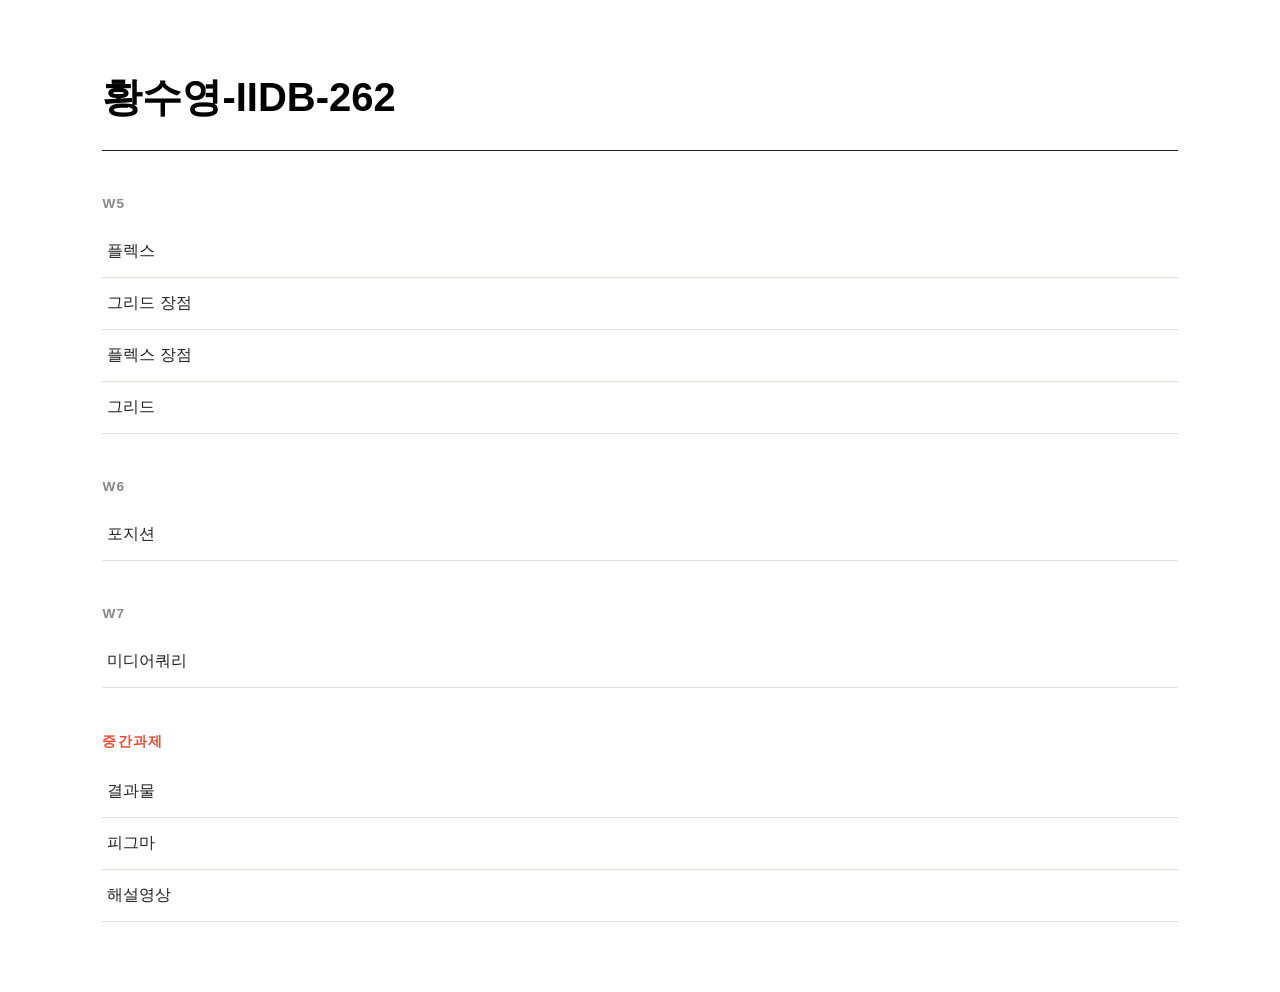
<file: index.html>
<!doctype html>
<html lang="ko">
  <head>
    <meta charset="UTF-8" />
    <meta name="viewport" content="width=device-width, initial-scale=1.0" />
    <link rel="stylesheet" href="./style.css" />
    <title>IIDB-262</title>
  </head>
  <body>
    <h1>황수영-IIDB-262</h1>
    <h2>W5</h2>
    <ol>
      <li>
        <a href="./src/w5/code1/index.html">플렉스</a>
      </li>
      <li>
        <a href="./src/w5/code2/index.html">그리드 장점</a>
      </li>
      <li>
        <a href="./src/w5/code3/index.html">플렉스 장점</a>
      </li>
      <li>
        <a href="./src/w5/code4/index.html">그리드</a>
      </li>
    </ol>
    <h2>W6</h2>
    <ol>
      <li>
        <a href="./src/w6/code1/index.html">포지션</a>
      </li>
    </ol>
    <h2>W7</h2>
    <ol>
      <li>
        <a href="./src/w7/code2/index.html">미디어쿼리</a>
      </li>
    </ol>
    <h2>중간과제</h2>
    <ul>
      <li><a href="./src/poster/index.html">결과물</a></li>
      <li>
        <a
          href="https://www.figma.com/design/z9LzRqAaARvWx6scPVIDfY/%EC%9B%B9%ED%8F%AC%EC%8A%A4%ED%84%B0_%EC%8A%A4%EC%BC%80%EC%B9%98_202420389%ED%99%A9%EC%88%98%EC%98%81?node-id=0-1&t=PZcQS7jLSQqmaWa8-1"
          >피그마</a
        >
      </li>
      <li>
        <a href="https://youtu.be/gHhK44tlgKQ?si=DerIklOgudiLRgWK">해설영상</a>
      </li>
    </ul>
  </body>
</html>
</file>
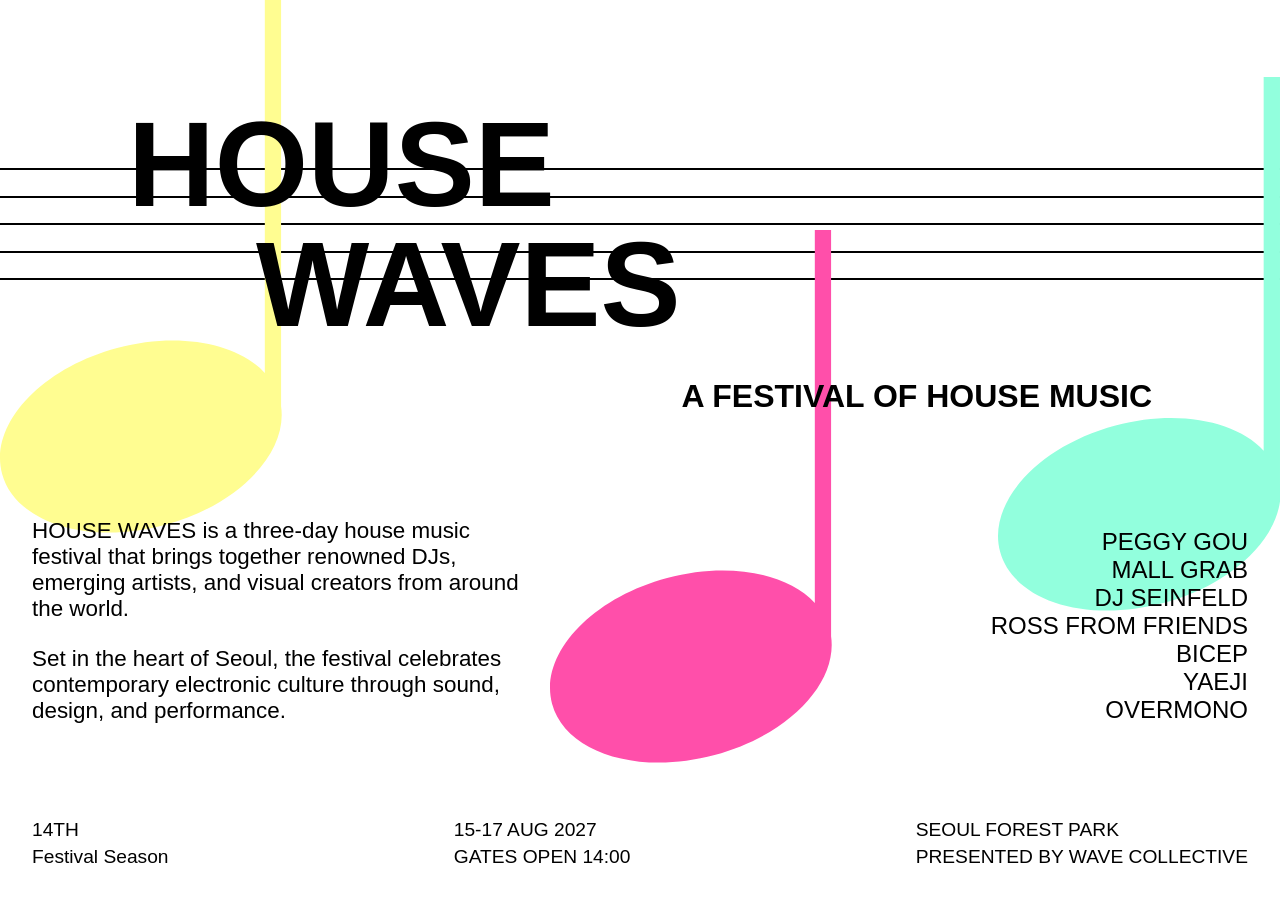
<file: src/poster/index.html>
<!doctype html>
<html lang="ko">
  <head>
    <meta charset="UTF-8" />
    <meta name="viewport" content="width=device-width, initial-scale=1.0" />
    <link rel="stylesheet" href="./style.css" />
    <title>HOUSE-WAVES</title>
  </head>

  <body>
    <main class="poster-container">
      <!-- 1. 상단 그래픽 -->
      <header class="graphic-section">
        <!-- 오선과 타이틀을 하나로 묶는 그룹 -->
        <div class="title-group">
          <!-- 검은색 오선 그래픽 -->
          <div class="music-lines" aria-hidden="true">
            <span></span>
            <span></span>
            <span></span>
            <span></span>
            <span></span>
          </div>

          <!-- 메인 타이틀 -->
          <div class="title-text">
            <h1 class="title-house">HOUSE</h1>
            <h2 class="title-waves">WAVES</h2>
          </div>

          <!-- 서브 타이틀 -->
          <h2 class="subtitle">A FESTIVAL OF HOUSE MUSIC</h2>
        </div>

        <!-- 배경 음표 그래픽 -->
        <img class="yellow-note" src="./yellow-note.svg" alt="" />
        <img class="pink-note" src="./pink-note.svg" alt="" />
        <img class="mint-note" src="./mint-note.svg" alt="" />
      </header>

      <!-- 2. 하단 본문 -->
      <section class="content">
        <!-- 상세 설명과 출연진 -->
        <div class="content-box">
          <!-- 페스티벌 설명 -->
          <div class="festival-desc">
            <p>
              HOUSE WAVES is a three-day house music festival that brings
              together renowned DJs, emerging artists, and visual creators from
              around the world.
            </p>

            <p>
              Set in the heart of Seoul, the festival celebrates contemporary
              electronic culture through sound, design, and performance.
            </p>
          </div>

          <!-- 출연 아티스트 -->
          <ul class="artists-list">
            <li>PEGGY GOU</li>
            <li>MALL GRAB</li>
            <li>DJ SEINFELD</li>
            <li>ROSS FROM FRIENDS</li>
            <li>BICEP</li>
            <li>YAEJI</li>
            <li>OVERMONO</li>
          </ul>
        </div>
      </section>

      <!-- 3. 하단 메타 정보 -->
      <footer class="meta-footer">
        <div class="meta-item">
          <span>14TH</span>
          <span>Festival Season</span>
        </div>

        <div class="meta-item">
          <span>15-17 AUG 2027</span>
          <span>GATES OPEN 14:00</span>
        </div>

        <div class="meta-item">
          <span>SEOUL FOREST PARK</span>
          <span>PRESENTED BY WAVE COLLECTIVE</span>
        </div>
      </footer>

      <!-- 모바일 메뉴 버튼 -->
      <button
        class="hamburger-btn"
        aria-label="페스티벌 정보 열기"
        aria-controls="festival-info"
        aria-expanded="false"
      >
        <span class="mint-btn"></span>
        <span class="yellow-btn"></span>
        <span class="mint-btn"></span>
      </button>

      <!-- 모바일 메뉴에서 열리는 정보 창 -->
      <div id="festival-info">
        <!-- 페스티벌 설명 -->
        <div class="festival-desc">
          <p>
            HOUSE WAVES is a three-day house music festival that brings together
            renowned DJs, emerging artists, and visual creators from around the
            world.
          </p>

          <p>
            Set in the heart of Seoul, the festival celebrates contemporary
            electronic culture through sound, design, and performance.
          </p>
        </div>

        <!-- 출연 아티스트 -->
        <ul class="artists-list">
          <li>PEGGY GOU</li>
          <li>MALL GRAB</li>
          <li>DJ SEINFELD</li>
          <li>ROSS FROM FRIENDS</li>
          <li>BICEP</li>
          <li>YAEJI</li>
          <li>OVERMONO</li>
        </ul>
      </div>
    </main>
    <!-- 모바일 메뉴에서 열리는 정보 창 -->
    <script>
      const menuButton = document.querySelector(".hamburger-btn");
      const festivalInfo = document.querySelector("#festival-info");

      menuButton.addEventListener("click", function () {
        const isOpen = festivalInfo.classList.toggle("is-open");

        menuButton.setAttribute("aria-expanded", isOpen);
      });
    </script>
  </body>
</html>
</file>
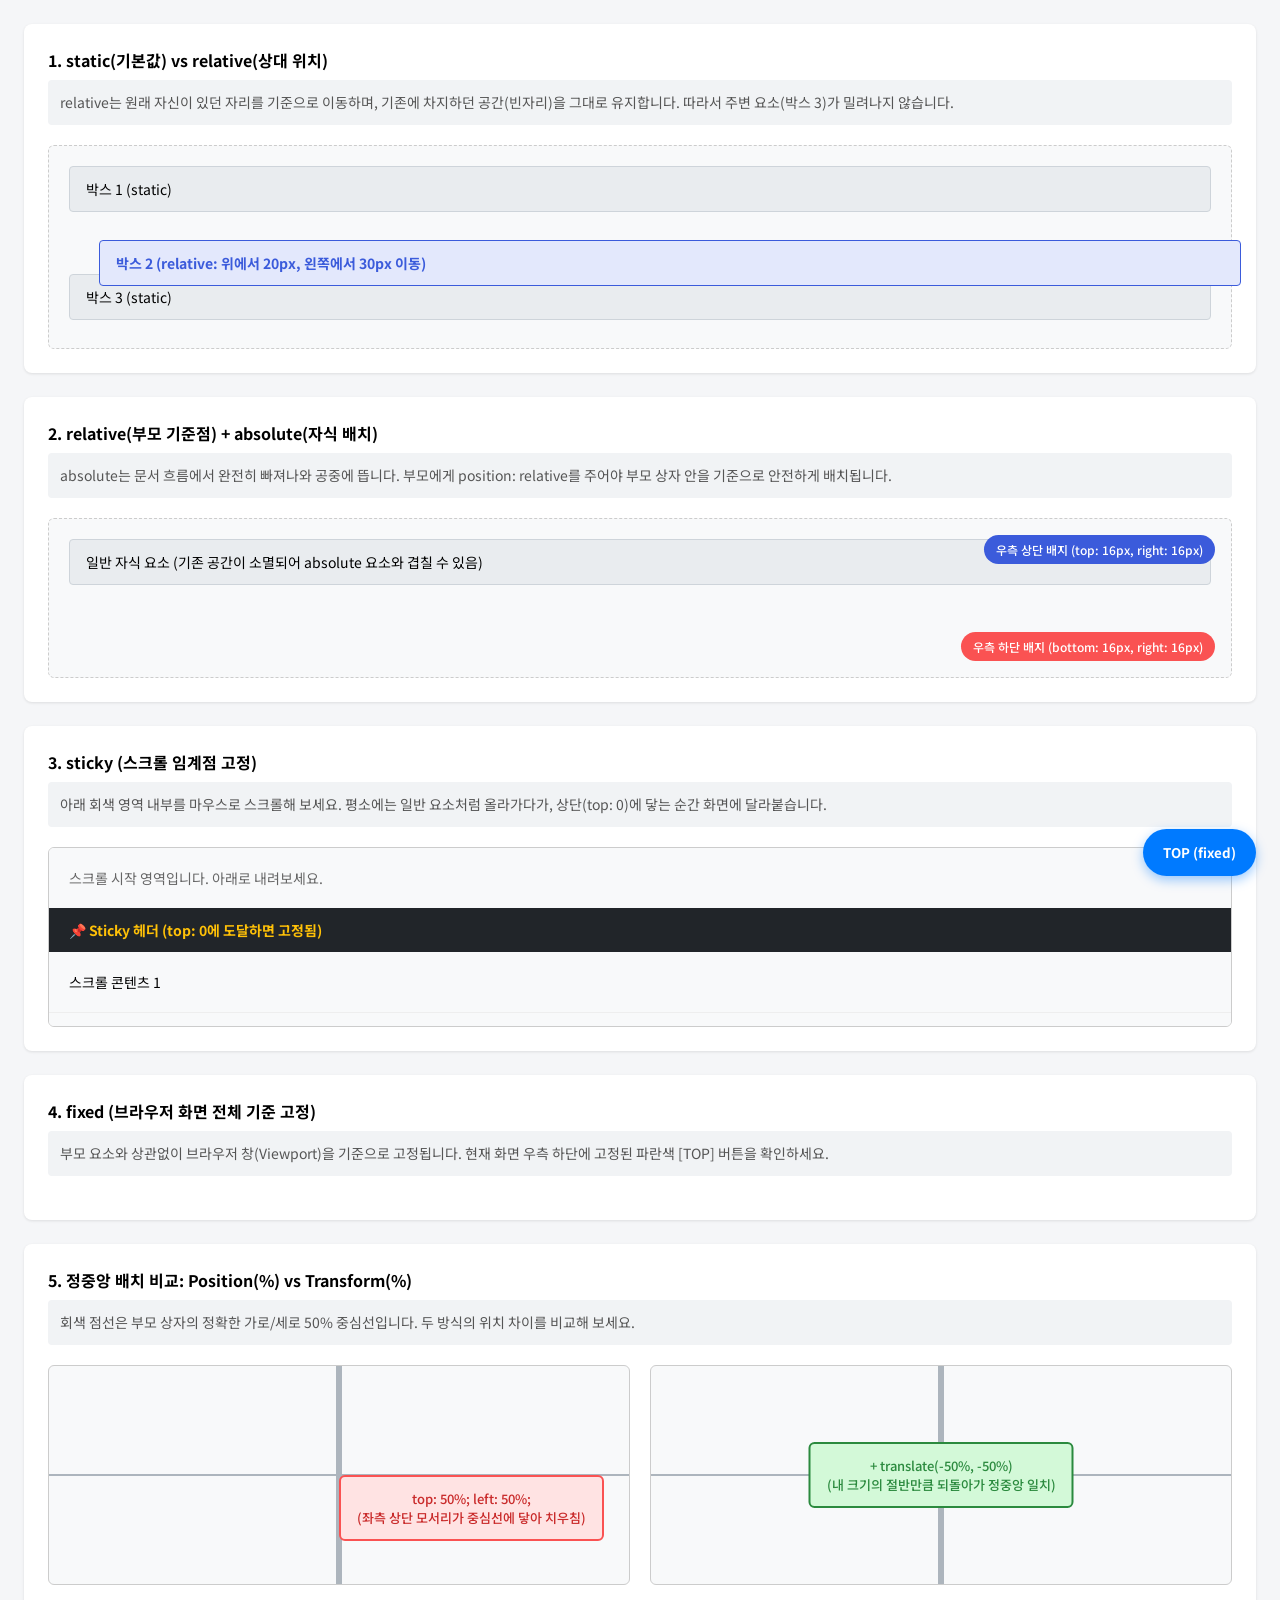
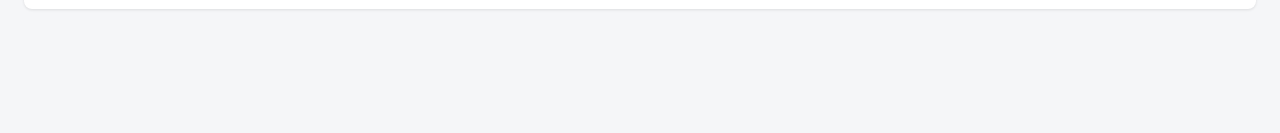
<file: src/w6/code1/index.html>
<!doctype html>
<html lang="en">
  <head>
    <meta charset="UTF-8" />
    <link rel="stylesheet" href="./style.css" />
    <meta name="viewport" content="width=device-width, initial-scale=1.0" />
    <title>Pen</title>
    <!-- Noto Sans KR 폰트 -->
    <link
      href="https://fonts.googleapis.com/css2?family=Noto+Sans+KR:wght@400;500;700&display=swap"
      rel="stylesheet"
    />
  </head>
  <body>
    <!-- 1. static vs relative -->
    <div class="box">
      <h3 class="title">1. static(기본값) vs relative(상대 위치)</h3>
      <p class="desc">
        relative는 원래 자신이 있던 자리를 기준으로 이동하며, 기존에 차지하던
        공간(빈자리)을 그대로 유지합니다. 따라서 주변 요소(박스 3)가 밀려나지
        않습니다.
      </p>

      <div class="demo-stage">
        <div class="item">박스 1 (static)</div>
        <div class="item pos-relative">
          박스 2 (relative: 위에서 20px, 왼쪽에서 30px 이동)
        </div>
        <div class="item" style="position: relative">박스 3 (static)</div>
      </div>
    </div>

    <!-- 2. relative(부모 기준점) + absolute(절대 위치) -->
    <div class="box">
      <h3 class="title">2. relative(부모 기준점) + absolute(자식 배치)</h3>
      <p class="desc">
        absolute는 문서 흐름에서 완전히 빠져나와 공중에 뜹니다. 부모에게
        position: relative를 주어야 부모 상자 안을 기준으로 안전하게 배치됩니다.
      </p>

      <div class="demo-stage parent-relative">
        <div class="item">
          일반 자식 요소 (기존 공간이 소멸되어 absolute 요소와 겹칠 수 있음)
        </div>
        <span class="badge pos-absolute-top">
          우측 상단 배지 (top: 16px, right: 16px)
        </span>
        <span class="badge pos-absolute-bottom">
          우측 하단 배지 (bottom: 16px, right: 16px)
        </span>
      </div>
    </div>

    <!-- 3. sticky (스크롤 반응형 고정) -->
    <div class="box">
      <h3 class="title">3. sticky (스크롤 임계점 고정)</h3>
      <p class="desc">
        아래 회색 영역 내부를 마우스로 스크롤해 보세요. 평소에는 일반 요소처럼
        올라가다가, 상단(top: 0)에 닿는 순간 화면에 달라붙습니다.
      </p>

      <div class="scroll-container">
        <div class="scroll-text">
          스크롤 시작 영역입니다. 아래로 내려보세요.
        </div>
        <div class="sticky-bar">📌 Sticky 헤더 (top: 0에 도달하면 고정됨)</div>
        <div class="scroll-content">
          <p>스크롤 콘텐츠 1</p>
          <p>스크롤 콘텐츠 2</p>
          <p>스크롤 콘텐츠 3</p>
          <p>스크롤 콘텐츠 4</p>
          <p>스크롤 콘텐츠 5</p>
        </div>
      </div>
    </div>

    <!-- 4. fixed (뷰포트 고정) -->
    <div class="box">
      <h3 class="title">4. fixed (브라우저 화면 전체 기준 고정)</h3>
      <p class="desc">
        부모 요소와 상관없이 브라우저 창(Viewport)을 기준으로 고정됩니다. 현재
        화면 우측 하단에 고정된 파란색 [TOP] 버튼을 확인하세요.
      </p>

      <!-- 코드 위치는 이 섹션 안에 있지만, 화면 우측 하단에 고정되어 표시됨 -->
      <button class="fixed-btn">TOP (fixed)</button>
    </div>

    <!-- 5. 퍼센트(%) 기준점 차이: Position vs Transform -->
    <div class="box">
      <h3 class="title">5. 정중앙 배치 비교: Position(%) vs Transform(%)</h3>
      <p class="desc">
        회색 점선은 부모 상자의 정확한 가로/세로 50% 중심선입니다. 두 방식의
        위치 차이를 비교해 보세요.
      </p>

      <div class="compare-grid">
        <!-- 5-1. top/left만 쓴 경우 -->
        <div class="center-stage">
          <div class="target only-pos">
            top: 50%; left: 50%;
            <br />
            (좌측 상단 모서리가 중심선에 닿아 치우침)
          </div>
        </div>

        <!-- 5-2. transform까지 함께 쓴 경우 -->
        <div class="center-stage">
          <div class="target with-transform">
            + translate(-50%, -50%)
            <br />
            (내 크기의 절반만큼 되돌아가 정중앙 일치)
          </div>
        </div>
      </div>
    </div>
  </body>
</html>
</file>
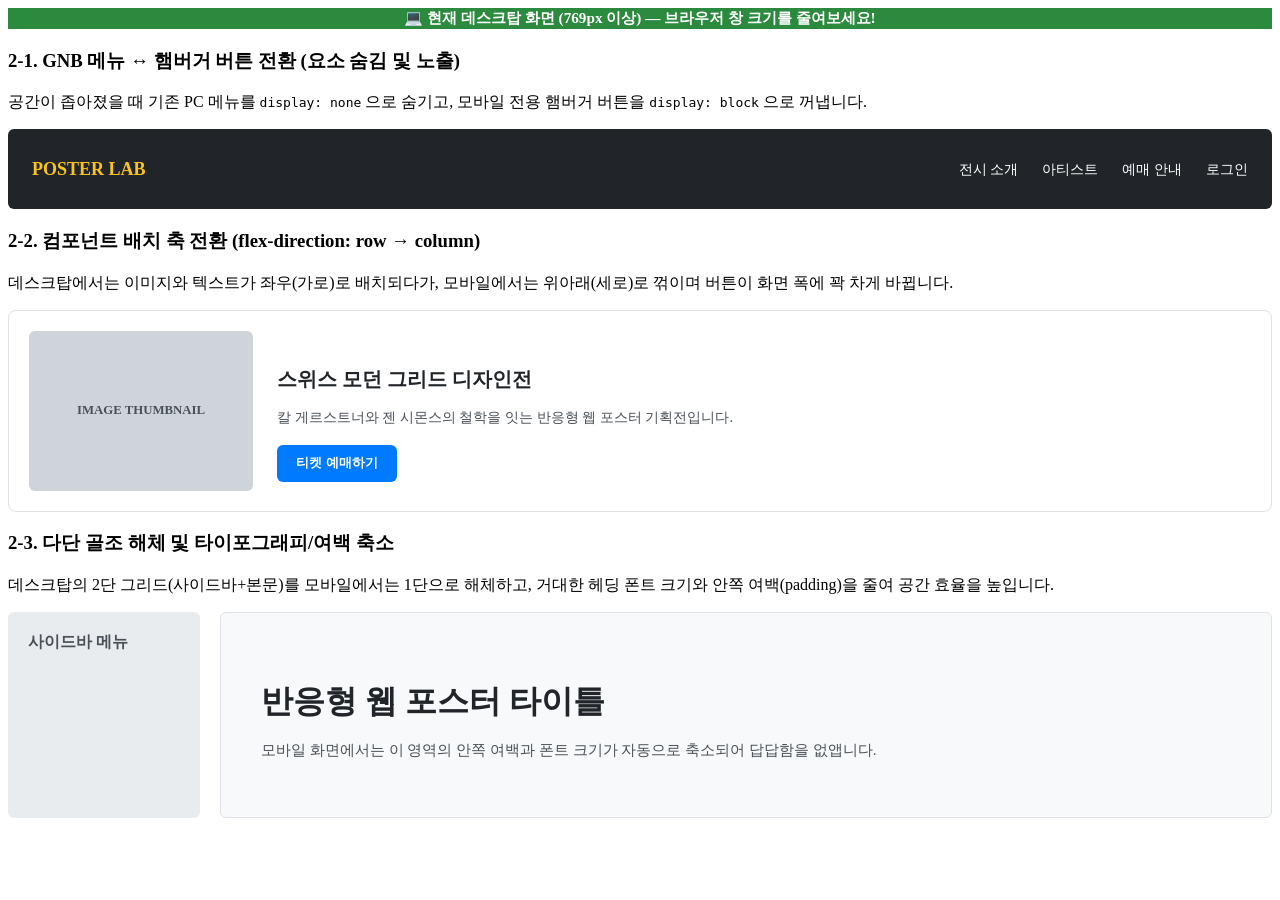
<file: src/w6/code2/index.html>
<!doctype html>
<html lang="en">
  <head>
    <meta charset="UTF-8" />
    <link rel="stylesheet" href="./style.css" />
    <meta name="viewport" content="width=device-width, initial-scale=1.0" />
    <title>Pen</title>
  </head>
  <body>
    <!-- 현재 화면 상태 감지용 배너 -->
    <div class="box status-banner-box">
      <div class="status-indicator">
        💻 현재 데스크탑 화면 (769px 이상) — 브라우저 창 크기를 줄여보세요!
      </div>
    </div>

    <!-- 2-1. GNB 네비게이션: 메뉴 노출 및 햄버거 버튼 전환 -->
    <div class="box">
      <h3 class="title">
        2-1. GNB 메뉴 ↔ 햄버거 버튼 전환 (요소 숨김 및 노출)
      </h3>
      <p class="desc">
        공간이 좁아졌을 때 기존 PC 메뉴를
        <code>display: none</code>
        으로 숨기고, 모바일 전용 햄버거 버튼을
        <code>display: block</code>
        으로 꺼냅니다.
      </p>

      <header class="mq-gnb">
        <div class="logo">POSTER LAB</div>
        <ul class="pc-menu">
          <li>전시 소개</li>
          <li>아티스트</li>
          <li>예매 안내</li>
          <li>로그인</li>
        </ul>
        <button class="mobile-menu-btn" aria-label="메뉴 열기">☰ 메뉴</button>
      </header>
    </div>

    <!-- 2-2. 프로모션 카드: Flexbox 축(방향) 전환 -->
    <div class="box">
      <h3 class="title">
        2-2. 컴포넌트 배치 축 전환 (flex-direction: row → column)
      </h3>
      <p class="desc">
        데스크탑에서는 이미지와 텍스트가 좌우(가로)로 배치되다가, 모바일에서는
        위아래(세로)로 꺾이며 버튼이 화면 폭에 꽉 차게 바뀝니다.
      </p>

      <article class="promo-card">
        <div class="promo-img-placeholder">IMAGE THUMBNAIL</div>
        <div class="promo-content">
          <h4 class="promo-heading">스위스 모던 그리드 디자인전</h4>
          <p class="promo-text">
            칼 게르스트너와 젠 시몬스의 철학을 잇는 반응형 웹 포스터
            기획전입니다.
          </p>
          <button class="btn-primary">티켓 예매하기</button>
        </div>
      </article>
    </div>

    <!-- 2-3. 전체 레이아웃 골조 해체 및 타이포그래피/여백 축소 -->
    <div class="box">
      <h3 class="title">2-3. 다단 골조 해체 및 타이포그래피/여백 축소</h3>
      <p class="desc">
        데스크탑의 2단 그리드(사이드바+본문)를 모바일에서는 1단으로 해체하고,
        거대한 헤딩 폰트 크기와 안쪽 여백(padding)을 줄여 공간 효율을 높입니다.
      </p>

      <div class="mq-layout">
        <aside class="mq-sidebar">사이드바 메뉴</aside>
        <main class="mq-main">
          <h2 class="mq-hero-title">반응형 웹 포스터 타이틀</h2>
          <p>
            모바일 화면에서는 이 영역의 안쪽 여백과 폰트 크기가 자동으로
            축소되어 답답함을 없앱니다.
          </p>
        </main>
      </div>
    </div>
  </body>
</html>
</file>
<file: style.css>
/* 기본 설정 */
* {
  box-sizing: border-box;
}

body {
  margin: 0;
  padding: 70px 8%;
  background-color: white;
  color: black;
  font-family: Arial, sans-serif;
}

/* 전체 제목 */
h1 {
  font-size: 2.5rem;
  font-weight: 800;
  margin: 0;
}

h1::after {
  content: "";
  display: block;
  width: 100%;
  height: 1px;
  background-color: #222;
  margin-top: 25px;
}

/* 주차 제목 */
h2 {
  font-size: 0.85rem;
  font-weight: 700;
  letter-spacing: 0.08rem;
  margin: 45px 0 15px;
  color: #888;
}

/* 목록 */
ol,
ul {
  list-style: none;
  padding: 0;
  margin: 0;
}

/* 목록 항목 */
li {
  border-bottom: 1px solid #deded9;
}

/* 링크 */
a {
  display: flex;
  align-items: center;
  justify-content: space-between;
  padding: 15px 5px;
  color: #222;
  font-size: 1rem;
  text-decoration: none;
  transition: 0.2s;
}

/* 마우스 오버 */
a:hover {
  color: #e64b35;
  padding-left: 15px;
}

a:hover::after {
  color: #e64b35;
}

/* 중간과제 */
h2:last-of-type {
  color: #e64b35;
}

/* 화면이 작아질 때 */
@media (max-width: 600px) {
  body {
    padding: 40px 7%;
  }

  h1 {
    font-size: 2rem;
  }

  h2 {
    margin-top: 35px;
  }
}
</file>
<file: src/poster/style.css>
/* ========================================
   1. 기본 설정
======================================== */
* {
  box-sizing: border-box;
}

html {
  font-size: 1rem;
}

body {
  margin: 0;
  font-family: Arial;
  color: #000;
}

/* ========================================
   2. 포스터 전체 영역
======================================== */
.poster-container {
  width: 100%;

  height: 900px;

  position: relative;
  overflow: hidden;
  background-color: #fff;

  /* 전체 포스터의 12열 Grid 구성 */
  display: grid;
  grid-template-columns: repeat(12, minmax(0, 1fr));
  grid-template-rows: minmax(0, 1fr);

  /* 태블릿 */
  @media (width <= 50rem) {
    grid-template-columns: repeat(12, minmax(0, 1fr));
  }

  /* 모바일 */
  @media (width <= 23.4375rem) {
    grid-template-columns: repeat(12, minmax(0, 1fr));
  }
}

/* ========================================
   3. 상단 그래픽 영역
======================================== */
.graphic-section {
  grid-column: 1 / -1;
  grid-row: 1;

  position: relative;
  width: 100%;
  height: 100%;
  min-width: 0;
  overflow: hidden;

  /* 태블릿 */
  @media (width <= 50rem) {
    grid-column: 1 / -1;
  }

  /* 모바일 */
  @media (width <= 23.4375rem) {
    grid-column: 1 / -1;
  }
}

/* ========================================
   4. 타이틀 그룹
======================================== */
.title-group {
  position: absolute;

  width: 100%;
  height: 30vw;

  display: grid;
  grid-template-columns: repeat(12, minmax(0, 1fr));
  grid-template-rows: 1fr;

  /* 데스크탑 */
  @media (max-width: 90rem) {
    top: 2rem;
  }

  /* 태블릿 */
  @media (width <= 50rem) {
    top: 3.5rem;
  }

  /* 모바일 */
  @media (width <= 23.4375rem) {
    top: 5rem;
  }
}

/* ========================================
   5. 오선지
======================================== */
.music-lines {
  grid-column: 1 / -1;
  grid-row: 1;
  width: 100%;

  align-self: center;

  display: flex;
  flex-direction: column;
  justify-content: space-between;
  z-index: 1;
  cursor: none;
  height: 7rem;

  /* 테블릿 */
  @media (width <= 50rem) {
    height: 6rem;
  }

  /* 모바일 */
  @media (width <= 23.4375rem) {
    height: 5rem;
  }
}

/* 오선지 각각의 선 */
.music-lines span {
  display: block;
  width: 100%;
  height: 2px;
  background-color: #000;
}

/* ========================================
   6. 메인 타이틀 텍스트
======================================== */
.title-text {
  position: absolute;
  top: 50%;
  left: 10%;
  transform: translateY(-50%);

  z-index: 5;

  cursor: pointer;
  width: 100%;

  display: flex;
  flex-direction: column;
  align-items: flex-start;
  gap: 0;

  /* 좁은 태블릿  545px 너비에서 화면 잘림 방지 */
  @media (width <= 34.0625rem) {
    left: 50%;
    transform: translate(-50%, -50%);
    align-items: center;
  }
  /* 모바일 */
  @media (width <= 23.4375rem) {
    left: 50%;
    transform: translate(-50%, -50%);
    align-items: center;
    text-align: center;
    gap: 0.2rem;
  }
}

/* HOUSE 타이틀 */
.title-house {
  margin: 0;
  font-family: Arial, sans-serif;
  font-weight: 700;
  font-size: 7.5rem;

  line-height: 1;

  /* 태블릿 */
  @media (width <= 50rem) {
    font-size: 5rem;
  }

  @media (width <= 34.0625rem) {
    text-align: center;
  }

  /* 모바일 */
  @media (width <= 23.4375rem) {
    font-size: 4rem;
  }
}

/* WAVES 타이틀 */
.title-waves {
  margin: 0;
  font-family: Arial, sans-serif;
  font-weight: 700;
  font-size: 7.5rem;

  line-height: 1;
  margin-left: 8rem;

  /* 태블릿 */
  @media (width <= 50rem) {
    font-size: 5rem;
  }

  /* 좁은 태블릿  545px 너비에서 화면 잘림 방지 */
  @media (width <= 34.0625rem) {
    margin-left: 0;
  }

  /* 모바일 */
  @media (width <= 23.4375rem) {
    font-size: 4rem;
    margin-left: 0;
  }
}

/* 서브 타이틀 */
.subtitle {
  position: absolute;
  right: 10%;
  top: 90%;
  margin: 0;
  text-align: right;

  z-index: 4;

  cursor: pointer;

  font-size: 2rem;
  white-space: nowrap;

  /* 태블릿 */
  @media (width <= 50rem) {
    top: 90%;
    font-size: 1.6rem;
  }

  /* 좁은 태블릿  545px 너비에서 글자 겹침 방지 */
  @media (width <= 34.0625rem) {
    top: 110%;
    left: 50%;
    right: auto;
    transform: translateX(-50%);
    text-align: center;
  }

  /* 모바일 */
  @media (width <= 23.4375rem) {
    top: 120%;
    font-size: 1.3rem;

    left: 50%;
    right: auto;
    transform: translateX(-50%);
    text-align: center;
  }
}

/* ========================================
   7. 노란색 음표
======================================== */
.yellow-note {
  position: absolute;
  top: 0;
  left: 0;

  width: 22%;
  height: auto;

  z-index: 2;

  cursor: none;

  /* 태블릿 */
  @media (width <= 50rem) {
    width: 39%;
    left: 0;
    top: 0;
  }

  /* 모바일에서는 숨김 */
  @media (width <= 23.4375rem) {
    display: none;
  }
}

/* ========================================
   8. 분홍색 음표
======================================== */
.pink-note {
  position: absolute;
  top: 18vw;
  right: 35%;

  width: 22%;
  height: auto;

  z-index: 2;

  cursor: none;

  /* 태블릿 */
  @media (width <= 50rem) {
    width: 40%;
    right: 0;
    top: 25vw;
  }

  /* 모바일 */
  @media (width <= 23.4375rem) {
    width: 85%;
    top: 20vw;
    left: 50%;
    transform: translateX(-50%);
  }
}

/* ========================================
   9. 민트색 음표
======================================== */
.mint-note {
  position: absolute;
  top: 6vw;
  right: 0;

  width: 22%;
  height: auto;

  z-index: 2;

  cursor: none;

  /* 태블릿에서는 숨김 */
  @media (width <= 50rem) {
    display: none;
  }

  /* 모바일에서도 숨김 */
  @media (width <= 23.4375rem) {
    display: none;
  }
}

/* ========================================
   10. 하단 본문 영역
======================================== */
.content {
  position: absolute;
  bottom: 11rem;

  width: 100%;

  display: grid;
  grid-template-columns: repeat(12, minmax(0, 1fr));

  z-index: 3;
  cursor: pointer;

  /* 테블릿 이하 */
  @media (width <= 50rem) {
    bottom: 9rem;
  }

  /* 545px 이하 */
  @media (width <= 34.0625rem) {
    display: none;
  }
}

.content-box {
  grid-column: 1 / -1;

  display: grid;
  grid-template-columns: repeat(12, minmax(0, 1fr));

  align-items: end;
  width: 100%;
}

.festival-desc {
  grid-column: 1 / 6;
  margin-left: 2rem;
  text-align: left;

  font-size: clamp(1.2rem, 2vw, 1.4rem);

  /* 태블릿 */
  @media (width <= 50rem) {
    font-size: 1.2rem;
  }

  /* 545px 이하 */
  @media (width <= 34.0625rem) {
    display: none;
  }
}

.festival-desc p {
  margin: 0;
  text-align: left;
}

.festival-desc p:first-child {
  margin-bottom: 1.5rem;
}

.artists-list {
  grid-column: 8 / 13;
  margin: 0 2rem 0 0;
  padding: 0;
  list-style: none;
  text-align: right;

  font-size: clamp(1.4rem, 2vw, 1.5rem);

  /* 태블릿 */
  @media (width <= 50rem) {
    font-size: 1.5rem;
  }

  /* 545px 이하 */
  @media (width <= 34.0625rem) {
    font-size: 1rem;
  }

  /* 모바일 */
  @media (width <= 23.4375rem) {
    display: none;
  }
}

.artists-list li {
  transition:
    color 0.3s ease,
    transform 0.3s ease;
}

.artists-list li:hover {
  color: #8ff5d5;
  transform: translateX(-15px);
}

/* ========================================
   11. 하단 메타 정보
======================================== */
.meta-footer {
  position: absolute;
  bottom: 2rem;
  width: 100%;

  display: flex;
  justify-content: space-between;
  z-index: 3;

  align-items: flex-start;
  padding: 0 2rem;
  box-sizing: border-box;

  @media (width <= 50rem) {
    bottom: 3rem;
  }

  /* 545px 이하 */
  @media (width <= 34.0625rem) {
    bottom: 4rem;

    display: flex;
    flex-direction: column;
    align-items: flex-start;

    width: max-content;
    max-width: calc(100% - 3rem);
    left: 50%;
    transform: translateX(-50%);

    margin: 0;
    gap: 3rem;
    padding: 0;
  }

  @media (width <= 23.4375rem) {
    align-items: center;
  }
}

/* 메타 정보 각각의 묶음 */

.meta-item {
  display: flex;
  flex-direction: column;
  align-items: flex-start;
  text-align: left;

  font-size: clamp(0.8rem, 2.5vw, 1.2rem);
  gap: 0.3rem;

  /* 545px 이하 */
  @media (width <= 34.0625rem) {
    font-size: clamp(0.8rem, 4.5vw, 1.3rem);
  }

  /* 모바일 */
  @media (width <= 23.4375rem) {
    font-size: 1.3rem;
    align-items: center;
    text-align: center;
  }
}

/* ========================================
   모바일 메뉴
======================================== */

/* 기본적으로 메뉴창 숨기기 */
#festival-info {
  display: none;
}

/* 375px 이하 모바일 화면 */
@media (width <= 23.4375rem) {
  #festival-info {
    display: block;
    position: absolute;
    top: 5rem;
    left: 5%;
    width: 90%;

    padding: 1.5rem;
    background-color: #8ff5d5;
    z-index: 15;

    opacity: 0;
    visibility: hidden;
    pointer-events: none;

    transform: translateY(-10px);

    transition:
      opacity 0.3s ease,
      transform 0.3s ease,
      visibility 0.3s;
  }

  #festival-info.is-open {
    opacity: 1;
    visibility: visible;
    pointer-events: auto;
    transform: translateY(0);
  }

  #festival-info .festival-desc {
    display: block;
    margin: 0;
    font-size: 1.2rem;
  }

  #festival-info .festival-desc p:first-child {
    margin-bottom: 1rem;
  }

  #festival-info .artists-list {
    display: block;
    margin: 1.5rem 0 0;
    padding: 0;
    font-size: 1.2rem;
    text-align: left;
    list-style: none;
  }
}

/* ========================================
   12. 햄버거 메뉴 버튼
======================================== */

.hamburger-btn {
  display: none;

  border: 0;
  padding: 0;
  background: none;

  /* 모바일에서만 표시 */
  @media (width <= 23.4375rem) {
    display: flex;

    position: absolute;
    top: 6vw;
    right: 5%;

    flex-direction: row;
    gap: 0.15rem;

    z-index: 20;
  }
}

/* ========================================
   13. 햄버거 버튼 장식
======================================== */

.mint-btn,
.yellow-btn {
  display: block;
  width: 1rem;
  height: 1rem;
  border-radius: 100%;
}

/* 민트색 원 */
.mint-btn {
  background-color: #8ff5d5;
}

/* 노란색 원 */
.yellow-btn {
  background-color: #ffff80;
}
</file>
<file: src/w6/code1/style.css>
/* =========================================
   공통 세팅 및 재활용 스타일
   ========================================= */
* {
  box-sizing: border-box;
  margin: 0;
  padding: 0;
  font-family: "Noto Sans KR", sans-serif;
}

body {
  padding: 24px;
  padding-bottom: 100px; /* 하단 fixed 버튼 여백 확보 */
  background-color: #f5f6f8;
}

.box {
  background-color: #fff;
  padding: 24px;
  margin-bottom: 24px;
  border-radius: 8px;
  box-shadow: 0 1px 3px rgba(0, 0, 0, 0.1);
}

.title {
  font-size: 16px;
  margin-bottom: 8px;
}

.desc {
  font-size: 14px;
  color: #555;
  margin-bottom: 20px;
  background-color: #f1f3f5;
  padding: 12px;
  border-radius: 4px;
  line-height: 1.5;
}

/* 실습용 무대 및 기본 블록 */
.demo-stage {
  background-color: #f8f9fa;
  border: 1px dashed #ccc;
  padding: 20px;
  border-radius: 6px;
}

.item {
  background-color: #e9ecef;
  border: 1px solid #ced4da;
  padding: 12px 16px;
  margin-bottom: 8px;
  border-radius: 4px;
  font-size: 14px;
}

/* =========================================
   1. static vs relative
   ========================================= */
.pos-relative {
  position: relative;
  top: 20px; /* 원래 위치에서 아래로 20px 이동 */
  left: 30px; /* 원래 위치에서 오른쪽으로 30px 이동 */
  background-color: #e3e8fc;
  border-color: #3b5bdb;
  color: #3b5bdb;
  font-weight: 700;
  z-index: 1;
  /* 아래 박스와 겹칠 때 위로 올라오도록 설정 */
}

/* =========================================
   2. relative + absolute
   ========================================= */
.parent-relative {
  position: relative; /* 자식(absolute)이 도망가지 못하게 기준점 선언 */
  height: 160px;
}

.badge {
  position: absolute; /* 문서 흐름에서 이탈 */
  background-color: #3b5bdb;
  color: #fff;
  padding: 6px 12px;
  border-radius: 20px;
  font-size: 12px;
  font-weight: 500;
}

.pos-absolute-top {
  top: 16px;
  right: 16px;
}

.pos-absolute-bottom {
  bottom: 16px;
  right: 16px;
  background-color: #fa5252;
}

/* =========================================
   3. sticky (스크롤 고정)
   ========================================= */
.scroll-container {
  height: 180px;
  overflow-y: auto; /* 내부 스크롤 생성 */
  border: 1px solid #ccc;
  border-radius: 6px;
  background-color: #f8f9fa;
}

.scroll-text {
  padding: 20px;
  font-size: 14px;
  color: #666;
}

.sticky-bar {
  position: sticky;
  top: 0; /* 스크롤 시 컨테이너 최상단(0px)에 닿으면 달라붙음 */
  background-color: #212529;
  color: #ffc107;
  padding: 12px 20px;
  font-weight: 700;
  font-size: 14px;
}

.scroll-content p {
  padding: 20px;
  border-bottom: 1px solid #eee;
  font-size: 14px;
}

/* =========================================
   4. fixed (뷰포트 고정)
   ========================================= */
.fixed-btn {
  position: fixed;
  bottom: 24px; /* 브라우저 창 하단에서 24px */
  right: 24px; /* 브라우저 창 우측에서 24px */
  background-color: #007aff;
  color: #fff;
  border: none;
  padding: 14px 20px;
  border-radius: 30px;
  font-weight: 700;
  box-shadow: 0 4px 12px rgba(0, 122, 255, 0.4);
  cursor: pointer;
  z-index: 100;
}

/* =========================================
   5. 퍼센트(%) 기준점 차이 (정중앙 배치)
   ========================================= */
.compare-grid {
  display: grid;
  grid-template-columns: 1fr 1fr;
  gap: 20px;
}

.center-stage {
  position: relative; /* 자식(absolute)의 기준점 */
  height: 220px;
  background-color: #f8f9fa;
  border: 1px solid #ccc;
  border-radius: 6px;
  /* 정중앙을 눈으로 확인하기 위한 십자가 가이드선 배경 */
  background-image:
    linear-gradient(
      to right,
      transparent 49.5%,
      #adb5bd 49.5%,
      #adb5bd 50.5%,
      transparent 50.5%
    ),
    linear-gradient(
      to bottom,
      transparent 49.5%,
      #adb5bd 49.5%,
      #adb5bd 50.5%,
      transparent 50.5%
    );
}

.target {
  position: absolute;
  padding: 12px 16px;
  border-radius: 6px;
  font-size: 13px;
  font-weight: 500;
  text-align: center;
  white-space: nowrap;
}

/* 5-1. 부모 크기의 50%만 이동한 경우 (치우침) */
.only-pos {
  top: 50%;
  left: 50%;
  background-color: #ffe3e3;
  border: 2px solid #fa5252;
  color: #c92a2a;
}

/* 5-2. 자기 크기의 50%만큼 역방향 이동을 추가한 경우 (정중앙) */
.with-transform {
  top: 50%;
  left: 50%;
  transform: translate(
    -50%,
    -50%
  ); /* 핵심: 자기 자신 크기의 절반만큼 뒤로 당김 */
  background-color: #d3f9d8;
  border: 2px solid #2b8a3e;
  color: #2b8a3e;
}
</file>
<file: src/w6/code2/style.css>
/* =========================================
   2. 미디어 쿼리 (Media Query) 파트
   ========================================= */

/* 상태 바 기본 스타일 (데스크탑) */
.status-banner-box {
  background-color: #2b8a3e !important;
  color: #fff;
  text-align: center;
  font-weight: 700;
  transition: background-color 0.3s ease;

  .status-indicator {
    font-size: 0.95rem;
  }
}

/* 2-1. GNB 네비게이션 */
.mq-gnb {
  display: flex;
  justify-content: space-between;
  align-items: center;
  background-color: #212529;
  color: #fff;
  padding: 1rem 1.5rem;
  border-radius: 0.375rem;

  .logo {
    font-weight: 900;
    font-size: 1.125rem;
    color: #fcc419;
  }

  .pc-menu {
    display: flex; /* 데스크탑에서는 가로 나열 */
    gap: 1.5rem;
    list-style: none;
    font-size: 0.9rem;
  }

  .mobile-menu-btn {
    display: none; /* 데스크탑에서는 숨김 */
    background-color: #495057;
    color: #fff;
    border: none;
    padding: 0.4rem 0.8rem;
    border-radius: 0.25rem;
    font-size: 0.85rem;
    cursor: pointer;
  }
}

/* 2-2. 프로모션 카드 (가로 배치) */
.promo-card {
  display: flex;
  align-items: center;
  gap: 1.5rem;
  border: 1px solid #dee2e6;
  padding: 1.25rem;
  border-radius: 0.5rem;

  .promo-img-placeholder {
    width: 14rem;
    height: 10rem;
    background-color: #ced4da;
    border-radius: 0.375rem;
    flex-shrink: 0;
    display: flex;
    align-items: center;
    justify-content: center;
    font-size: 0.8rem;
    font-weight: 700;
    color: #495057;
  }

  .promo-content {
    .promo-heading {
      font-size: 1.25rem;
      margin-bottom: 0.5rem;
      color: #212529;
    }

    .promo-text {
      font-size: 0.9rem;
      color: #495057;
      margin-bottom: 1rem;
      line-height: 1.5;
    }

    .btn-primary {
      background-color: #007aff;
      color: #fff;
      border: none;
      padding: 0.6rem 1.2rem;
      border-radius: 0.375rem;
      font-weight: 700;
      cursor: pointer;
    }
  }
}

/* 2-3. 전체 골조 및 타이포그래피 (2단 그리드) */
.mq-layout {
  display: grid;
  grid-template-columns: 12rem 1fr;
  gap: 1.25rem;

  .mq-sidebar {
    background-color: #e9ecef;
    padding: 1.25rem;
    border-radius: 0.375rem;
    font-weight: 700;
    color: #495057;
  }

  .mq-main {
    background-color: #f8f9fa;
    border: 1px solid #dee2e6;
    padding: 2.5rem; /* 데스크탑의 넉넉한 여백 */
    border-radius: 0.375rem;

    .mq-hero-title {
      font-size: 2rem; /* 데스크탑의 큰 타이틀 */
      margin-bottom: 0.75rem;
      color: #212529;
    }

    p {
      font-size: 0.95rem;
      color: #495057;
      line-height: 1.5;
    }
  }
}

/* =======================================================
   📱 [미디어 쿼리 구간] 화면 너비가 768px 이하일 때 분기
   ======================================================= */
@media (max-width: 768px) {
  /* 상태 바 변경 */
  .status-banner-box {
    background-color: #e03131 !important;

    .status-indicator::after {
      content: " ➔ 📱 모바일 뷰 (768px 이하) 작동 중!";
    }
  }

  /* 2-1. GNB: PC 메뉴 숨기고 햄버거 노출 */
  .mq-gnb {
    .pc-menu {
      display: none;
    }
    .mobile-menu-btn {
      display: block;
    }
  }

  /* 2-2. 프로모션 카드: 가로(row)를 세로(column)로 꺾고 중앙 정렬 */
  .promo-card {
    flex-direction: column;
    text-align: center;

    .promo-img-placeholder {
      width: 100%;
      height: 11rem;
    }

    .promo-content {
      .btn-primary {
        width: 100%; /* 모바일에서는 누르기 쉽게 꽉 채움 */
      }
    }
  }

  /* 2-3. 레이아웃 골조 해체 및 타이포그래피/여백 축소 */
  .mq-layout {
    grid-template-columns: 1fr; /* 2단에서 1단으로 해체 */
  }

  .mq-main {
    padding: 1.25rem !important; /* 여백 축소 */

    .mq-hero-title {
      font-size: 1.25rem !important; /* 타이틀 폰트 크기 축소 */
    }
  }
}
</file>
